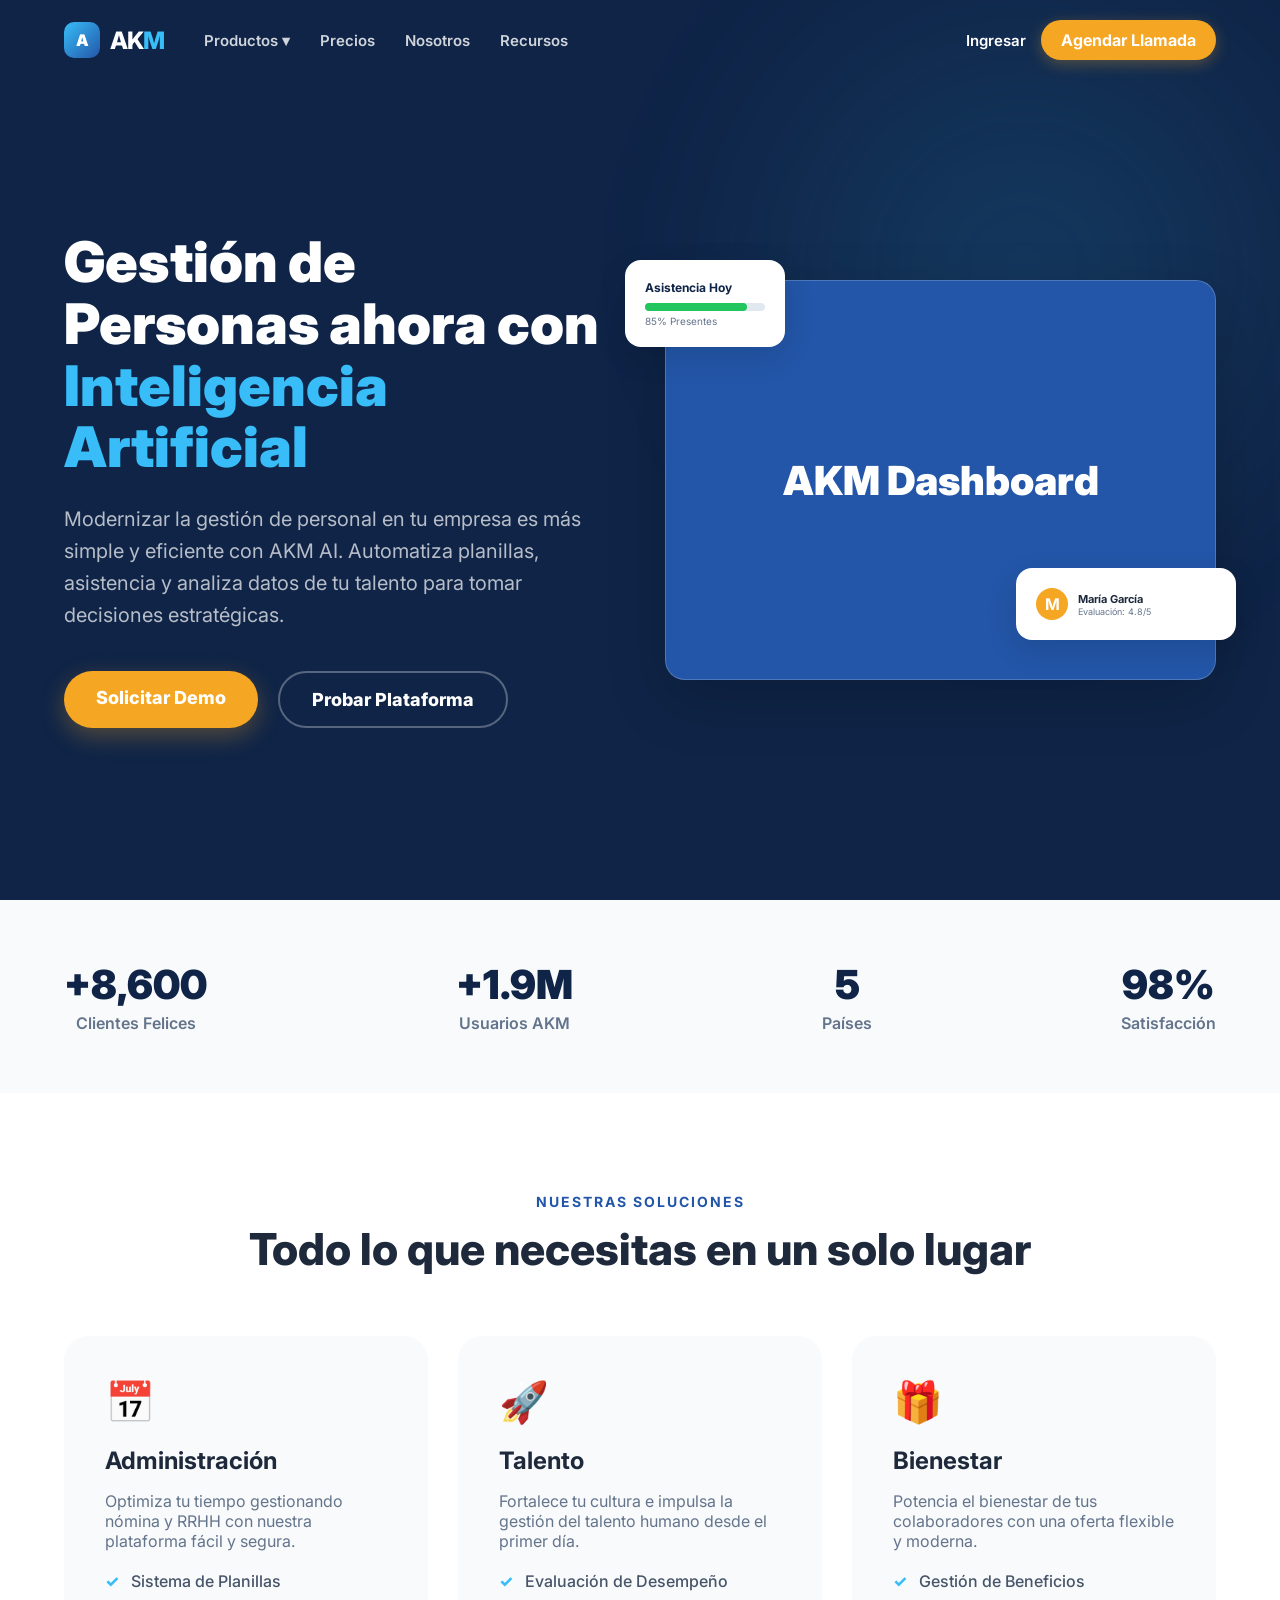
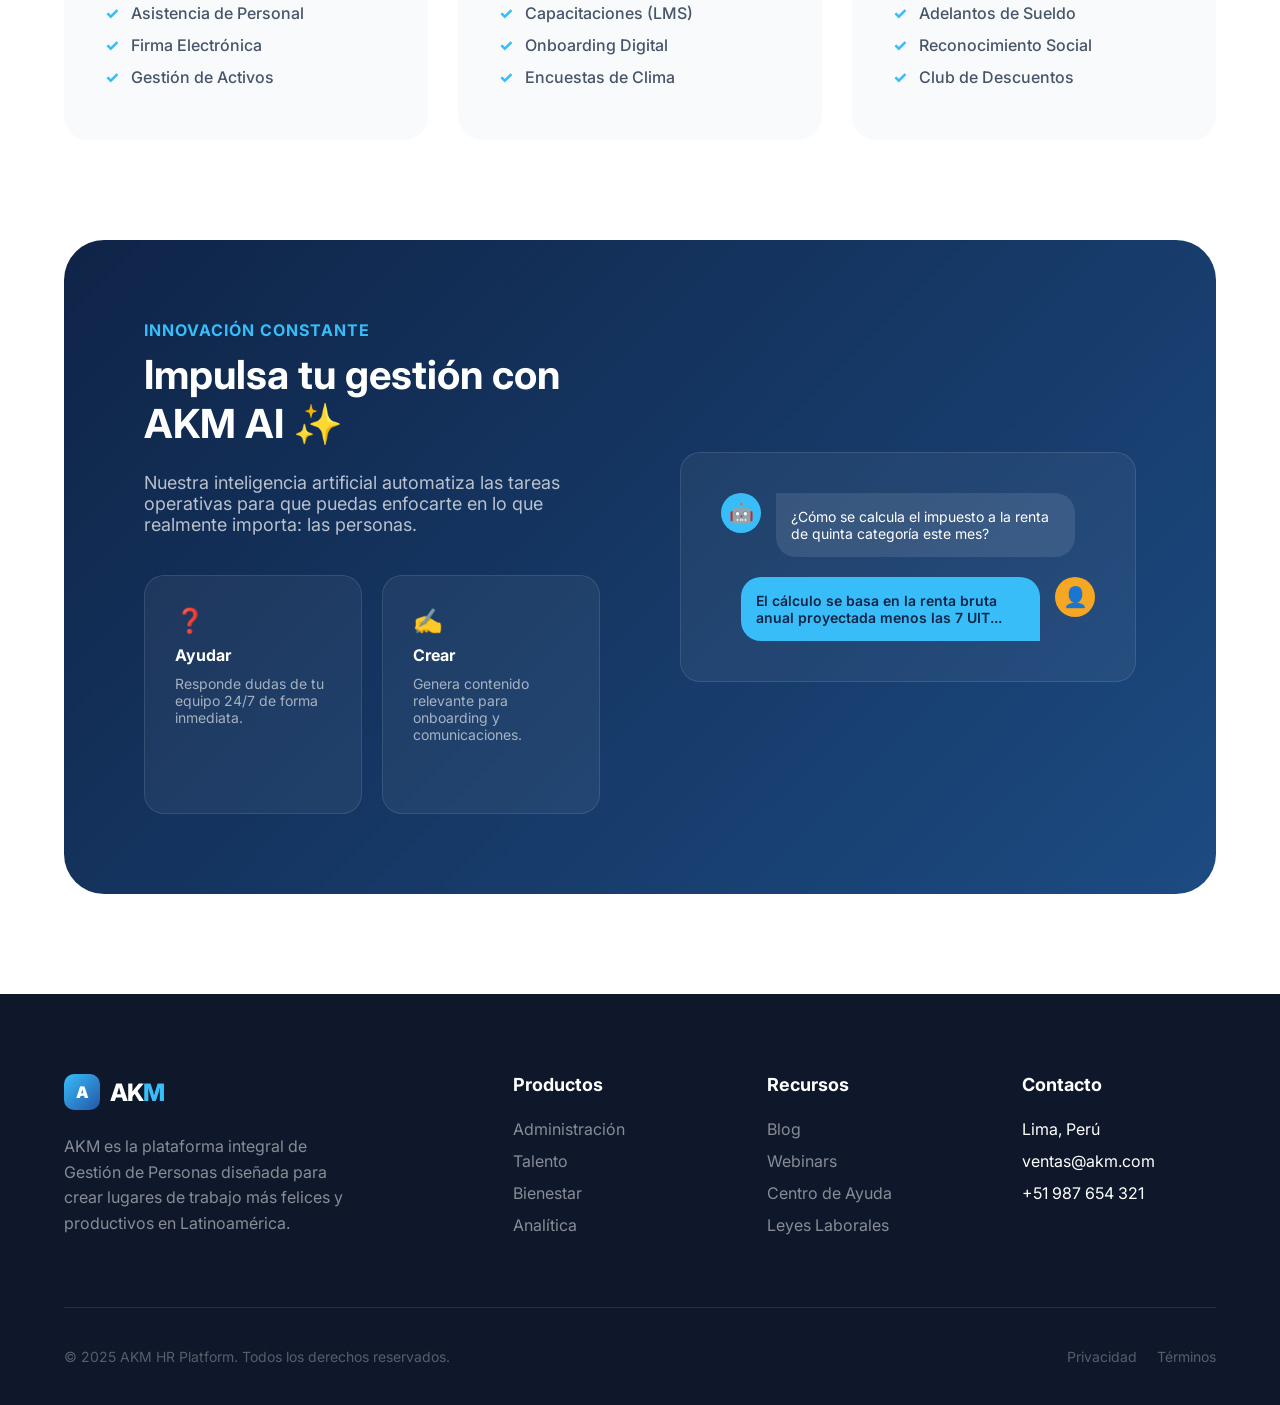
<file: index.html>
<!DOCTYPE html>
<html lang="es">
<head>
  <meta charset="UTF-8" />
  <meta name="viewport" content="width=device-width, initial-scale=1.0"/>
  <title>AKM — La Plataforma Integral de Gestión de Personas</title>
  <meta name="description" content="AKM te ayuda a crear un lugar de trabajo más feliz con herramientas de IA para planillas, asistencia, desempeño y más."/>
  <link rel="stylesheet" href="variables.css"/>
  <link rel="stylesheet" href="landing.css"/>
  <link rel="icon" href="data:image/svg+xml,<svg xmlns='http://www.w3.org/2000/svg' viewBox='0 0 100 100'><text y='.9em' font-size='90'>🚀</text></svg>"/>
</head>
<body>

  <!-- Navbar -->
  <nav class="navbar" id="navbar">
    <a href="#" class="nav-logo">
      <div class="nav-logo-icon">A</div>
      <div class="nav-logo-text">AK<span>M</span></div>
    </a>

    <ul class="nav-links">
      <li><a href="#soluciones" class="nav-item-link">Productos ▾</a></li>
      <li><a href="#" class="nav-item-link">Precios</a></li>
      <li><a href="#" class="nav-item-link">Nosotros</a></li>
      <li><a href="#" class="nav-item-link">Recursos</a></li>
    </ul>

    <div class="nav-actions">
      <a href="login.html" class="btn-nav-login">Ingresar</a>
      <a href="#" class="btn-nav-demo">Agendar Llamada</a>
    </div>
  </nav>

  <!-- Hero Section -->
  <section class="hero">
    <div class="hero-grid">
      <div class="hero-content">
        <h1>Gestión de Personas ahora con <span>Inteligencia Artificial</span></h1>
        <p>Modernizar la gestión de personal en tu empresa es más simple y eficiente con AKM AI. Automatiza planillas, asistencia y analiza datos de tu talento para tomar decisiones estratégicas.</p>
        <div class="hero-btns">
          <a href="#" class="btn-hero-primary">Solicitar Demo</a>
          <a href="login.html" class="btn-hero-secondary">Probar Plataforma</a>
        </div>
      </div>
      <div class="hero-image">
        <!-- Mockup principal -->
        <div style="position:relative">
          <div style="background:var(--akm-blue-light);width:100%;height:400px;border-radius:20px;display:flex;align-items:center;justify-content:center;color:white;font-size:40px;font-weight:900;box-shadow:var(--shadow-xl);border:1px solid rgba(255,255,255,0.2)">
            AKM Dashboard
          </div>
          <!-- Floaters representativos -->
          <div class="mockup-floater floater-1">
            <div style="font-size:12px;font-weight:700;margin-bottom:8px;color:var(--akm-blue-deep)">Asistencia Hoy</div>
            <div style="height:8px;width:100%;background:var(--gray-200);border-radius:4px;margin-bottom:4px"><div style="width:85%;height:100%;background:var(--color-success);border-radius:4px"></div></div>
            <div style="font-size:10px;color:var(--gray-500)">85% Presentes</div>
          </div>
          <div class="mockup-floater floater-2">
            <div style="display:flex;align-items:center;gap:10px">
              <div style="width:32px;height:32px;background:var(--akm-yellow);border-radius:50%;display:flex;align-items:center;justify-content:center;color:white;font-weight:700">M</div>
              <div>
                <div style="font-size:11px;font-weight:700">María García</div>
                <div style="font-size:9px;color:var(--gray-500)">Evaluación: 4.8/5</div>
              </div>
            </div>
          </div>
        </div>
      </div>
    </div>
  </section>

  <!-- Stats Section -->
  <section class="stats-bar">
    <div class="stats-container">
      <div class="stat-item">
        <div class="stat-num">+8,600</div>
        <div class="stat-label">Clientes Felices</div>
      </div>
      <div class="stat-item">
        <div class="stat-num">+1.9M</div>
        <div class="stat-label">Usuarios AKM</div>
      </div>
      <div class="stat-item">
        <div class="stat-num">5</div>
        <div class="stat-label">Países</div>
      </div>
      <div class="stat-item">
        <div class="stat-num">98%</div>
        <div class="stat-label">Satisfacción</div>
      </div>
    </div>
  </section>

  <!-- Soluciones Section -->
  <section class="section" id="soluciones">
    <span class="section-tag">Nuestras Soluciones</span>
    <h2 class="section-title">Todo lo que necesitas en un solo lugar</h2>
    
    <div class="product-grid">
      <!-- Administración -->
      <div class="product-card">
        <div style="font-size:40px;margin-bottom:20px">📅</div>
        <h3>Administración</h3>
        <p style="color:var(--gray-500);margin-bottom:20px">Optimiza tu tiempo gestionando nómina y RRHH con nuestra plataforma fácil y segura.</p>
        <ul class="product-list">
          <li>Sistema de Planillas</li>
          <li>Asistencia de Personal</li>
          <li>Firma Electrónica</li>
          <li>Gestión de Activos</li>
        </ul>
      </div>

      <!-- Talento -->
      <div class="product-card">
        <div style="font-size:40px;margin-bottom:20px">🚀</div>
        <h3>Talento</h3>
        <p style="color:var(--gray-500);margin-bottom:20px">Fortalece tu cultura e impulsa la gestión del talento humano desde el primer día.</p>
        <ul class="product-list">
          <li>Evaluación de Desempeño</li>
          <li>Capacitaciones (LMS)</li>
          <li>Onboarding Digital</li>
          <li>Encuestas de Clima</li>
        </ul>
      </div>

      <!-- Bienestar -->
      <div class="product-card">
        <div style="font-size:40px;margin-bottom:20px">🎁</div>
        <h3>Bienestar</h3>
        <p style="color:var(--gray-500);margin-bottom:20px">Potencia el bienestar de tus colaboradores con una oferta flexible y moderna.</p>
        <ul class="product-list">
          <li>Gestión de Beneficios</li>
          <li>Adelantos de Sueldo</li>
          <li>Reconocimiento Social</li>
          <li>Club de Descuentos</li>
        </ul>
      </div>
    </div>
  </section>

  <!-- AI Section -->
  <section class="ai-section">
    <div class="ai-content">
      <span style="color:var(--akm-cyan);font-weight:700;text-transform:uppercase;letter-spacing:1px">Innovación constante</span>
      <h2 style="margin-top:10px">Impulsa tu gestión con AKM AI ✨</h2>
      <p>Nuestra inteligencia artificial automatiza las tareas operativas para que puedas enfocarte en lo que realmente importa: las personas.</p>
      
      <div class="ai-features">
        <div class="ai-feat-card">
          <span style="font-size:24px">❓</span>
          <h4 style="margin:10px 0">Ayudar</h4>
          <p style="font-size:14px;color:rgba(255,255,255,0.6)">Responde dudas de tu equipo 24/7 de forma inmediata.</p>
        </div>
        <div class="ai-feat-card">
          <span style="font-size:24px">✍️</span>
          <h4 style="margin:10px 0">Crear</h4>
          <p style="font-size:14px;color:rgba(255,255,255,0.6)">Genera contenido relevante para onboarding y comunicaciones.</p>
        </div>
      </div>
    </div>
    <div style="background:rgba(255,255,255,0.05);border-radius:20px;padding:40px;border:1px solid rgba(255,255,255,0.1)">
      <div style="display:flex;gap:15px;margin-bottom:20px">
        <div style="width:40px;height:40px;background:var(--akm-cyan);border-radius:50%;display:flex;align-items:center;justify-content:center;font-size:20px">🤖</div>
        <div style="background:rgba(255,255,255,0.1);padding:15px;border-radius:0 20px 20px 20px;font-size:14px;max-width:80%">¿Cómo se calcula el impuesto a la renta de quinta categoría este mes?</div>
      </div>
      <div style="display:flex;gap:15px;justify-content:flex-end">
        <div style="background:var(--akm-cyan);padding:15px;border-radius:20px 20px 0 20px;font-size:14px;color:var(--akm-blue-deep);font-weight:600;max-width:80%">El cálculo se basa en la renta bruta anual proyectada menos las 7 UIT...</div>
        <div style="width:40px;height:40px;background:var(--akm-yellow);border-radius:50%;display:flex;align-items:center;justify-content:center;font-size:20px">👤</div>
      </div>
    </div>
  </section>

  <!-- Footer -->
  <footer class="footer">
    <div class="footer-grid">
      <div class="footer-links">
        <div class="nav-logo footer-logo">
          <div class="nav-logo-icon">A</div>
          <div class="nav-logo-text">AK<span>M</span></div>
        </div>
        <p class="footer-desc">AKM es la plataforma integral de Gestión de Personas diseñada para crear lugares de trabajo más felices y productivos en Latinoamérica.</p>
      </div>
      
      <div class="footer-links">
        <h4>Productos</h4>
        <ul>
          <li><a href="#">Administración</a></li>
          <li><a href="#">Talento</a></li>
          <li><a href="#">Bienestar</a></li>
          <li><a href="#">Analítica</a></li>
        </ul>
      </div>

      <div class="footer-links">
        <h4>Recursos</h4>
        <ul>
          <li><a href="#">Blog</a></li>
          <li><a href="#">Webinars</a></li>
          <li><a href="#">Centro de Ayuda</a></li>
          <li><a href="#">Leyes Laborales</a></li>
        </ul>
      </div>

      <div class="footer-links">
        <h4>Contacto</h4>
        <ul>
          <li>Lima, Perú</li>
          <li>ventas@akm.com</li>
          <li>+51 987 654 321</li>
        </ul>
      </div>
    </div>
    
    <div class="footer-bottom">
      <p>© 2025 AKM HR Platform. Todos los derechos reservados.</p>
      <div style="display:flex;gap:20px">
        <a href="#" style="color:rgba(255,255,255,0.3);text-decoration:none">Privacidad</a>
        <a href="#" style="color:rgba(255,255,255,0.3);text-decoration:none">Términos</a>
      </div>
    </div>
  </footer>

  <script>
    const navbar = document.getElementById('navbar');
    window.addEventListener('scroll', () => {
      if (window.scrollY > 50) {
        navbar.classList.add('scrolled');
      } else {
        navbar.classList.remove('scrolled');
      }
    });
  </script>
</body>
</html>
</file>
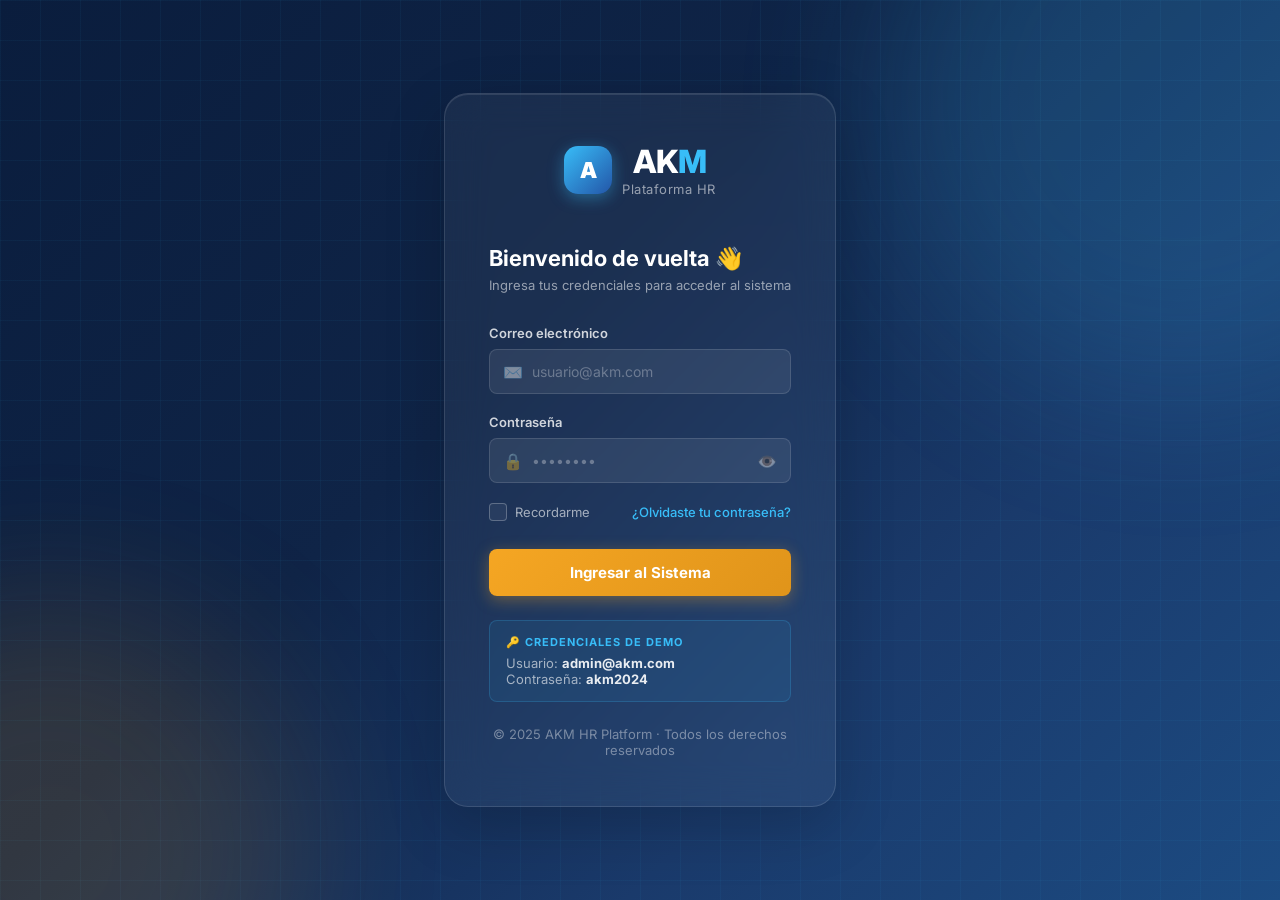
<file: login.html>
<!DOCTYPE html>
<html lang="es">
<head>
  <meta charset="UTF-8" />
  <meta name="viewport" content="width=device-width, initial-scale=1.0"/>
  <title>AKM HR — Iniciar Sesión</title>
  <meta name="description" content="Plataforma de Gestión de Personas AKM. Inicia sesión para acceder a tu portal."/>
  <link rel="stylesheet" href="variables.css"/>
  <link rel="stylesheet" href="login.css"/>
  <link rel="icon" href="data:image/svg+xml,<svg xmlns='http://www.w3.org/2000/svg' viewBox='0 0 100 100'><text y='.9em' font-size='90'>🚀</text></svg>"/>
</head>
<body>

  <div class="bg-grid"></div>

  <div class="login-wrapper">
    <div class="login-card">

      <!-- Logo -->
      <div class="logo-area">
        <div class="logo-badge">
          <div class="logo-icon">A</div>
          <div>
            <div class="logo-text">AK<span>M</span></div>
            <div class="logo-subtitle">Plataforma HR</div>
          </div>
        </div>
      </div>

      <!-- Title -->
      <div class="login-title">Bienvenido de vuelta 👋</div>
      <div class="login-desc">Ingresa tus credenciales para acceder al sistema</div>

      <!-- Error Message -->
      <div class="error-msg" id="errorMsg">
        <span>⚠️</span>
        <span id="errorText">Credenciales incorrectas. Intente nuevamente.</span>
      </div>

      <!-- Form -->
      <form id="loginForm" novalidate>

        <div class="form-group">
          <label class="form-label" for="email">Correo electrónico</label>
          <div class="input-wrapper">
            <span class="input-icon">✉️</span>
            <input class="form-input" type="email" id="email"
              placeholder="usuario@akm.com" autocomplete="email"/>
          </div>
        </div>

        <div class="form-group">
          <label class="form-label" for="password">Contraseña</label>
          <div class="input-wrapper">
            <span class="input-icon">🔒</span>
            <input class="form-input" type="password" id="password"
              placeholder="••••••••" autocomplete="current-password"/>
            <button type="button" class="password-toggle" id="togglePassword">👁️</button>
          </div>
        </div>

        <div class="form-extras">
          <label class="checkbox-label">
            <input type="checkbox" id="remember"/>
            <div class="checkbox-box"></div>
            <span class="checkbox-text">Recordarme</span>
          </label>
          <a href="#" class="forgot-link">¿Olvidaste tu contraseña?</a>
        </div>

        <button type="submit" class="btn-login" id="loginBtn">
          <span class="btn-text">Ingresar al Sistema</span>
          <div class="btn-spinner">
            <div class="spinner"></div>
          </div>
        </button>

      </form>

      <!-- Demo Credentials -->
      <div class="demo-creds">
        <div class="demo-creds-title">🔑 Credenciales de Demo</div>
        <p>Usuario: <strong>admin@akm.com</strong></p>
        <p>Contraseña: <strong>akm2024</strong></p>
      </div>

      <div class="login-footer">
        © 2025 AKM HR Platform · Todos los derechos reservados
      </div>

    </div>
  </div>

  <script>
    // Password toggle
    const toggleBtn = document.getElementById('togglePassword');
    const passwordInput = document.getElementById('password');
    let visible = false;
    toggleBtn.addEventListener('click', () => {
      visible = !visible;
      passwordInput.type = visible ? 'text' : 'password';
      toggleBtn.textContent = visible ? '🙈' : '👁️';
    });

    // Form submission
    const form = document.getElementById('loginForm');
    const loginBtn = document.getElementById('loginBtn');
    const errorMsg = document.getElementById('errorMsg');
    const errorText = document.getElementById('errorText');

    form.addEventListener('submit', async (e) => {
      e.preventDefault();
      const email = document.getElementById('email').value.trim();
      const password = document.getElementById('password').value;

      errorMsg.classList.remove('show');

      if (!email || !password) {
        errorText.textContent = 'Por favor, completa todos los campos.';
        errorMsg.classList.add('show');
        return;
      }

      // Loading state
      loginBtn.classList.add('loading');
      loginBtn.disabled = true;

      // Real-time lookup in employees DB
      const localEmps = JSON.parse(localStorage.getItem('akm_employees')) || [];
      
      let userFound = null;

      // Special check for Admin
      if (email === 'admin@akm.com' && password === 'akm2024') {
        userFound = { name: 'Admin AKM', email: email, role: 'admin', avatar: 'A' };
      } else {
        // Find in employees
        const emp = localEmps.find(e => e.email === email && e.password === password);
        if (emp) {
          if (emp.status === 'inactive') {
            loginBtn.classList.remove('loading');
            loginBtn.disabled = false;
            errorText.textContent = 'Tu cuenta ha sido desactivada. Contacta a RRHH.';
            errorMsg.classList.add('show');
            return;
          }
          userFound = { 
            name: emp.name, 
            email: emp.email, 
            role: emp.role || 'colab', 
            avatar: emp.name.charAt(0).toUpperCase() 
          };
        }
      }

      if (userFound) {
        localStorage.setItem('akm_user', JSON.stringify(userFound));
        window.location.href = 'dashboard.html';
      } else {
        loginBtn.classList.remove('loading');
        loginBtn.disabled = false;
        errorText.textContent = 'Credenciales incorrectas. Verifica tu email y contraseña.';
        errorMsg.classList.add('show');
      }
    });

    // Auto-fill demo on click
    document.querySelector('.demo-creds').addEventListener('click', () => {
      document.getElementById('email').value = 'admin@akm.com';
      document.getElementById('password').value = 'akm2024';
    });
  </script>

</body>
</html>
</file>
<file: variables.css>
/* =============================================
   AKM HR Platform — Design System Variables
   ============================================= */

@import url('https://fonts.googleapis.com/css2?family=Inter:wght@300;400;500;600;700;800;900&display=swap');

:root {
  /* === Brand Colors === */
  --akm-blue-deep:    #0f2447;
  --akm-blue-mid:     #1a3a6b;
  --akm-blue-light:   #2356a8;
  --akm-cyan:         #38bdf8;
  --akm-cyan-dark:    #0ea5e9;
  --akm-yellow:       #f5a623;
  --akm-yellow-dark:  #e0941a;

  /* === Semantic Colors === */
  --color-success:    #22c55e;
  --color-success-bg: #dcfce7;
  --color-warning:    #f59e0b;
  --color-warning-bg: #fef3c7;
  --color-danger:     #ef4444;
  --color-danger-bg:  #fee2e2;
  --color-info:       #38bdf8;
  --color-info-bg:    #e0f2fe;

  /* === Neutral Palette === */
  --gray-50:   #f8fafc;
  --gray-100:  #f1f5f9;
  --gray-200:  #e2e8f0;
  --gray-300:  #cbd5e1;
  --gray-400:  #94a3b8;
  --gray-500:  #64748b;
  --gray-600:  #475569;
  --gray-700:  #334155;
  --gray-800:  #1e293b;
  --gray-900:  #0f172a;

  /* === Sidebar === */
  --sidebar-bg:         #0a1d3d;
  --sidebar-width:      260px;
  --sidebar-item-hover: rgba(56,189,248,0.10);
  --sidebar-item-active:#1a3a6b;

  /* === Layout === */
  --topbar-height: 64px;
  --border-radius: 12px;
  --border-radius-sm: 8px;
  --border-radius-lg: 16px;
  --border-radius-xl: 24px;

  /* === Shadows === */
  --shadow-sm:  0 1px 3px rgba(0,0,0,0.06), 0 1px 2px rgba(0,0,0,0.04);
  --shadow-md:  0 4px 12px rgba(0,0,0,0.08);
  --shadow-lg:  0 10px 30px rgba(0,0,0,0.12);
  --shadow-xl:  0 20px 60px rgba(0,0,0,0.18);
  --shadow-blue: 0 8px 24px rgba(35,86,168,0.30);

  /* === Typography === */
  --font-family: 'Inter', -apple-system, BlinkMacSystemFont, sans-serif;
  --font-size-xs:   11px;
  --font-size-sm:   13px;
  --font-size-base: 14px;
  --font-size-md:   15px;
  --font-size-lg:   18px;
  --font-size-xl:   22px;
  --font-size-2xl:  28px;
  --font-size-3xl:  36px;

  /* === Transitions === */
  --transition-fast:   0.15s ease;
  --transition-normal: 0.25s ease;
  --transition-slow:   0.40s ease;
}
</file>
<file: landing.css>
/* =============================================
   AKM HR Platform — Landing Page Styles
   ============================================= */
@import './variables.css';

*, *::before, *::after { box-sizing: border-box; margin: 0; padding: 0; }

html { scroll-behavior: smooth; }

body {
  font-family: var(--font-family);
  background: white;
  color: var(--gray-800);
  overflow-x: hidden;
}

/* === NAVIGATION === */
.navbar {
  position: fixed;
  top: 0; left: 0; right: 0;
  height: 80px;
  display: flex;
  align-items: center;
  padding: 0 5%;
  z-index: 1000;
  transition: all 0.3s ease;
  background: transparent;
}

.navbar.scrolled {
  background: white;
  height: 70px;
  box-shadow: var(--shadow-md);
}

.nav-logo {
  display: flex;
  align-items: center;
  gap: 10px;
  text-decoration: none;
  margin-right: 40px;
}

.nav-logo-icon {
  width: 36px; height: 36px;
  background: linear-gradient(135deg, var(--akm-cyan) 0%, var(--akm-blue-light) 100%);
  border-radius: 10px;
  display: flex; align-items: center; justify-content: center;
  font-weight: 900; color: white;
}

.nav-logo-text {
  font-size: 24px;
  font-weight: 800;
  color: white;
  letter-spacing: -1px;
}
.navbar.scrolled .nav-logo-text { color: var(--akm-blue-deep); }
.nav-logo-text span { color: var(--akm-cyan); }

.nav-links {
  display: flex;
  gap: 30px;
  list-style: none;
  flex: 1;
}

.nav-item-link {
  text-decoration: none;
  font-size: 15px;
  font-weight: 600;
  color: rgba(255,255,255,0.8);
  transition: color 0.2s ease;
  display: flex;
  align-items: center;
  gap: 4px;
}
.navbar.scrolled .nav-item-link { color: var(--gray-600); }
.nav-item-link:hover { color: var(--akm-cyan); }

.nav-actions {
  display: flex;
  align-items: center;
  gap: 15px;
}

.btn-nav-login {
  color: white;
  text-decoration: none;
  font-weight: 600;
  font-size: 15px;
}
.navbar.scrolled .btn-nav-login { color: var(--gray-600); }

.btn-nav-demo {
  background: var(--akm-yellow);
  color: white;
  padding: 10px 20px;
  border-radius: 30px;
  font-weight: 700;
  text-decoration: none;
  box-shadow: 0 4px 15px rgba(245,166,35,0.3);
  transition: transform 0.2s ease, box-shadow 0.2s ease;
}
.btn-nav-demo:hover {
  transform: translateY(-2px);
  box-shadow: 0 6px 20px rgba(245,166,35,0.4);
}

/* === HERO SECTION === */
.hero {
  background: var(--akm-blue-deep);
  min-height: 100vh;
  padding: 140px 5% 80px;
  display: flex;
  align-items: center;
  position: relative;
  overflow: hidden;
}

.hero::before {
  content: '';
  position: absolute;
  top: -10%; right: -10%;
  width: 60%; height: 80%;
  background: radial-gradient(circle, rgba(56,189,248,0.15) 0%, transparent 70%);
  filter: blur(60px);
}

.hero-grid {
  display: grid;
  grid-template-columns: 1fr 1fr;
  gap: 50px;
  align-items: center;
  max-width: 1400px;
  margin: 0 auto;
  position: relative;
  z-index: 2;
}

.hero-content h1 {
  font-size: 56px;
  font-weight: 900;
  line-height: 1.1;
  color: white;
  margin-bottom: 24px;
}

.hero-content h1 span {
  color: var(--akm-cyan);
}

.hero-content p {
  font-size: 20px;
  color: rgba(255,255,255,0.7);
  margin-bottom: 40px;
  max-width: 540px;
  line-height: 1.6;
}

.hero-btns {
  display: flex;
  gap: 20px;
}

.btn-hero-primary {
  background: var(--akm-yellow);
  color: white;
  padding: 16px 32px;
  border-radius: 40px;
  font-size: 18px;
  font-weight: 800;
  text-decoration: none;
  box-shadow: 0 8px 25px rgba(245,166,35,0.3);
}

.btn-hero-secondary {
  border: 2px solid rgba(255,255,255,0.3);
  color: white;
  padding: 16px 32px;
  border-radius: 40px;
  font-size: 18px;
  font-weight: 800;
  text-decoration: none;
  transition: background 0.3s ease;
}
.btn-hero-secondary:hover {
  background: rgba(255,255,255,0.1);
}

.hero-image {
  position: relative;
}

.mockup-main {
  width: 100%;
  border-radius: 20px;
  box-shadow: var(--shadow-xl);
  border: 4px solid rgba(255,255,255,0.1);
  transform: perspective(1000px) rotateY(-5deg) rotateX(2deg);
}

.mockup-floater {
  position: absolute;
  background: white;
  padding: 20px;
  border-radius: 16px;
  box-shadow: var(--shadow-lg);
  animation: float 4s ease-in-out infinite alternate;
}

.floater-1 { top: -20px; left: -40px; width: 160px; }
.floater-2 { bottom: 40px; right: -20px; width: 220px; animation-delay: -2s; }

@keyframes float {
  from { transform: translateY(0); }
  to { transform: translateY(-20px); }
}

/* === STATS SECTION === */
.stats-bar {
  background: var(--gray-50);
  padding: 60px 5%;
}

.stats-container {
  max-width: 1200px;
  margin: 0 auto;
  display: flex;
  justify-content: space-between;
}

.stat-item {
  text-align: center;
}

.stat-num {
  font-size: 40px;
  font-weight: 900;
  color: var(--akm-blue-deep);
  margin-bottom: 4px;
}

.stat-label {
  font-size: 16px;
  color: var(--gray-500);
  font-weight: 600;
}

/* === PRODUCTS GRID === */
.section {
  padding: 100px 5%;
}

.section-tag {
  color: var(--akm-blue-light);
  font-weight: 700;
  text-transform: uppercase;
  letter-spacing: 2px;
  font-size: 14px;
  text-align: center;
  display: block;
  margin-bottom: 12px;
}

.section-title {
  font-size: 44px;
  font-weight: 800;
  text-align: center;
  margin-bottom: 60px;
}

.product-grid {
  display: grid;
  grid-template-columns: repeat(3, 1fr);
  gap: 30px;
  max-width: 1200px;
  margin: 0 auto;
}

.product-card {
  background: var(--gray-50);
  border-radius: 24px;
  padding: 40px;
  transition: all 0.3s ease;
  border: 1px solid transparent;
}

.product-card:hover {
  background: white;
  border-color: var(--gray-200);
  box-shadow: var(--shadow-lg);
  transform: translateY(-10px);
}

.product-icon {
  width: 64px; height: 64px;
  margin-bottom: 30px;
}

.product-card h3 {
  font-size: 24px;
  margin-bottom: 16px;
}

.product-list {
  list-style: none;
}

.product-list li {
  display: flex;
  align-items: center;
  gap: 12px;
  margin-bottom: 12px;
  font-weight: 500;
  color: var(--gray-600);
}

.product-list li::before {
  content: '✓';
  color: var(--akm-cyan);
  font-weight: 800;
}

/* === AI SECTION === */
.ai-section {
  background: linear-gradient(135deg, var(--akm-blue-deep) 0%, #1c4b82 100%);
  color: white;
  border-radius: 40px;
  margin: 0 5% 100px;
  padding: 80px;
  display: grid;
  grid-template-columns: 1fr 1fr;
  gap: 80px;
  align-items: center;
}

.ai-content h2 {
  font-size: 40px;
  margin-bottom: 24px;
}

.ai-content p {
  font-size: 18px;
  color: rgba(255,255,255,0.7);
  margin-bottom: 40px;
}

.ai-features {
  display: grid;
  grid-template-columns: 1fr 1fr;
  gap: 20px;
}

.ai-feat-card {
  background: rgba(255,255,255,0.05);
  padding: 30px;
  border-radius: 20px;
  border: 1px solid rgba(255,255,255,0.1);
}

.ai-feat-card i {
  font-size: 32px;
  display: block;
  margin-bottom: 16px;
}

/* === FOOTER === */
.footer {
  background: var(--gray-900);
  padding: 80px 5% 40px;
  color: white;
}

.footer-grid {
  display: grid;
  grid-template-columns: 2fr 1fr 1fr 1fr;
  gap: 60px;
  max-width: 1200px;
  margin: 0 auto 60px;
}

.footer-logo {
  margin-bottom: 24px;
}

.footer-desc {
  color: rgba(255,255,255,0.5);
  line-height: 1.6;
  max-width: 300px;
}

.footer-links h4 {
  margin-bottom: 24px;
  font-size: 18px;
}

.footer-links ul {
  list-style: none;
}

.footer-links li {
  margin-bottom: 12px;
}

.footer-links a {
  color: rgba(255,255,255,0.5);
  text-decoration: none;
  transition: color 0.2s ease;
}

.footer-links a:hover {
  color: white;
}

.footer-bottom {
  border-top: 1px solid rgba(255,255,255,0.1);
  padding-top: 40px;
  display: flex;
  justify-content: space-between;
  color: rgba(255,255,255,0.3);
  font-size: 14px;
}

@media (max-width: 968px) {
  .hero-grid, .ai-section, .footer-grid {
    grid-template-columns: 1fr;
    text-align: center;
  }
  .hero-content h1 { font-size: 40px; }
  .hero-btns { justify-content: center; }
  .hero-image { display: none; }
  .product-grid { grid-template-columns: 1fr; }
}
</file>
<file: login.css>
/* =============================================
   AKM HR Platform — Login Page Styles
   ============================================= */
@import './variables.css';

*, *::before, *::after { box-sizing: border-box; margin: 0; padding: 0; }

body {
  font-family: var(--font-family);
  min-height: 100vh;
  display: flex;
  align-items: center;
  justify-content: center;
  background: linear-gradient(135deg, #0a1d3d 0%, #0f2447 40%, #1a3a6b 70%, #1c4b82 100%);
  overflow: hidden;
  position: relative;
}

/* Animated background blobs */
body::before, body::after {
  content: '';
  position: fixed;
  border-radius: 50%;
  filter: blur(80px);
  opacity: 0.15;
  animation: blobFloat 8s ease-in-out infinite alternate;
}
body::before {
  width: 600px; height: 600px;
  background: var(--akm-cyan);
  top: -200px; right: -200px;
}
body::after {
  width: 500px; height: 500px;
  background: var(--akm-yellow);
  bottom: -200px; left: -200px;
  animation-delay: -4s;
}

@keyframes blobFloat {
  from { transform: translate(0, 0) scale(1); }
  to   { transform: translate(30px, 20px) scale(1.05); }
}

/* Grid background pattern */
.bg-grid {
  position: fixed;
  inset: 0;
  background-image:
    linear-gradient(rgba(56,189,248,0.05) 1px, transparent 1px),
    linear-gradient(90deg, rgba(56,189,248,0.05) 1px, transparent 1px);
  background-size: 40px 40px;
  z-index: 0;
}

/* Login Card */
.login-wrapper {
  position: relative;
  z-index: 10;
  width: 100%;
  max-width: 440px;
  padding: 24px;
}

.login-card {
  background: rgba(255,255,255,0.05);
  backdrop-filter: blur(20px);
  -webkit-backdrop-filter: blur(20px);
  border: 1px solid rgba(255,255,255,0.12);
  border-radius: var(--border-radius-xl);
  padding: 48px 44px;
  box-shadow: var(--shadow-xl), inset 0 1px 0 rgba(255,255,255,0.1);
  animation: cardAppear 0.6s cubic-bezier(0.16, 1, 0.3, 1) forwards;
}

@keyframes cardAppear {
  from { opacity: 0; transform: translateY(24px) scale(0.97); }
  to   { opacity: 1; transform: translateY(0) scale(1); }
}

/* Logo */
.logo-area {
  text-align: center;
  margin-bottom: 36px;
}

.logo-badge {
  display: inline-flex;
  align-items: center;
  gap: 10px;
  margin-bottom: 12px;
}

.logo-icon {
  width: 48px; height: 48px;
  background: linear-gradient(135deg, var(--akm-cyan) 0%, var(--akm-blue-light) 100%);
  border-radius: 14px;
  display: flex; align-items: center; justify-content: center;
  font-size: 22px; font-weight: 900;
  color: white;
  box-shadow: 0 4px 16px rgba(56,189,248,0.40);
}

.logo-text {
  font-size: 32px;
  font-weight: 800;
  color: white;
  letter-spacing: -1px;
}

.logo-text span { color: var(--akm-cyan); }

.logo-subtitle {
  font-size: var(--font-size-sm);
  color: rgba(255,255,255,0.55);
  font-weight: 400;
  letter-spacing: 0.5px;
}

/* Welcome Text */
.login-title {
  font-size: var(--font-size-xl);
  font-weight: 700;
  color: white;
  margin-bottom: 6px;
}
.login-desc {
  font-size: var(--font-size-sm);
  color: rgba(255,255,255,0.55);
  margin-bottom: 32px;
}

/* Form */
.form-group {
  margin-bottom: 20px;
}

.form-label {
  display: block;
  font-size: var(--font-size-sm);
  font-weight: 600;
  color: rgba(255,255,255,0.80);
  margin-bottom: 8px;
}

.input-wrapper {
  position: relative;
}

.input-icon {
  position: absolute;
  left: 14px;
  top: 50%; transform: translateY(-50%);
  color: rgba(255,255,255,0.40);
  font-size: 16px;
  pointer-events: none;
}

.form-input {
  width: 100%;
  padding: 13px 14px 13px 42px;
  background: rgba(255,255,255,0.08);
  border: 1.5px solid rgba(255,255,255,0.12);
  border-radius: var(--border-radius-sm);
  color: white;
  font-size: var(--font-size-base);
  font-family: var(--font-family);
  transition: all var(--transition-normal);
  outline: none;
}
.form-input::placeholder { color: rgba(255,255,255,0.30); }
.form-input:focus {
  border-color: var(--akm-cyan);
  background: rgba(56,189,248,0.08);
  box-shadow: 0 0 0 3px rgba(56,189,248,0.15);
}

.password-toggle {
  position: absolute;
  right: 14px; top: 50%; transform: translateY(-50%);
  background: none; border: none;
  color: rgba(255,255,255,0.40);
  cursor: pointer; font-size: 16px;
  transition: color var(--transition-fast);
}
.password-toggle:hover { color: rgba(255,255,255,0.80); }

/* Remember + Forgot */
.form-extras {
  display: flex;
  justify-content: space-between;
  align-items: center;
  margin-bottom: 28px;
}

.checkbox-label {
  display: flex; align-items: center; gap: 8px;
  cursor: pointer;
}
.checkbox-label input { display: none; }
.checkbox-box {
  width: 18px; height: 18px;
  border: 1.5px solid rgba(255,255,255,0.25);
  border-radius: 4px;
  background: rgba(255,255,255,0.05);
  display: flex; align-items: center; justify-content: center;
  transition: all var(--transition-fast);
  flex-shrink: 0;
}
.checkbox-label input:checked ~ .checkbox-box {
  background: var(--akm-cyan);
  border-color: var(--akm-cyan);
}
.checkbox-label input:checked ~ .checkbox-box::after {
  content: '✓';
  color: white;
  font-size: 11px;
  font-weight: 700;
}
.checkbox-text {
  font-size: var(--font-size-sm);
  color: rgba(255,255,255,0.60);
}

.forgot-link {
  font-size: var(--font-size-sm);
  color: var(--akm-cyan);
  text-decoration: none;
  font-weight: 500;
  transition: opacity var(--transition-fast);
}
.forgot-link:hover { opacity: 0.75; }

/* Submit Button */
.btn-login {
  width: 100%;
  padding: 14px;
  background: linear-gradient(135deg, var(--akm-yellow) 0%, var(--akm-yellow-dark) 100%);
  border: none;
  border-radius: var(--border-radius-sm);
  color: white;
  font-size: var(--font-size-md);
  font-weight: 700;
  font-family: var(--font-family);
  cursor: pointer;
  transition: all var(--transition-normal);
  position: relative;
  overflow: hidden;
  box-shadow: 0 4px 16px rgba(245,166,35,0.35);
}
.btn-login:hover {
  transform: translateY(-1px);
  box-shadow: 0 8px 24px rgba(245,166,35,0.50);
}
.btn-login:active { transform: translateY(0); }
.btn-login.loading .btn-text { opacity: 0; }
.btn-login .btn-spinner {
  display: none;
  position: absolute; inset: 0;
  align-items: center; justify-content: center;
}
.btn-login.loading .btn-spinner { display: flex; }
.spinner {
  width: 20px; height: 20px;
  border: 2px solid rgba(255,255,255,0.3);
  border-top-color: white;
  border-radius: 50%;
  animation: spin 0.7s linear infinite;
}
@keyframes spin { to { transform: rotate(360deg); } }

/* Demo credentials */
.demo-creds {
  margin-top: 24px;
  padding: 14px 16px;
  background: rgba(56,189,248,0.08);
  border: 1px solid rgba(56,189,248,0.20);
  border-radius: var(--border-radius-sm);
}
.demo-creds-title {
  font-size: var(--font-size-xs);
  font-weight: 700;
  color: var(--akm-cyan);
  text-transform: uppercase;
  letter-spacing: 1px;
  margin-bottom: 6px;
}
.demo-creds p {
  font-size: var(--font-size-sm);
  color: rgba(255,255,255,0.60);
}
.demo-creds strong { color: rgba(255,255,255,0.90); }

/* Error message */
.error-msg {
  display: none;
  padding: 10px 14px;
  background: rgba(239,68,68,0.15);
  border: 1px solid rgba(239,68,68,0.30);
  border-radius: var(--border-radius-sm);
  color: #fca5a5;
  font-size: var(--font-size-sm);
  margin-bottom: 16px;
  animation: shake 0.4s ease;
}
.error-msg.show { display: flex; align-items: center; gap: 8px; }
@keyframes shake {
  0%,100% { transform: translateX(0); }
  25% { transform: translateX(-6px); }
  75% { transform: translateX(6px); }
}

/* Bottom link */
.login-footer {
  text-align: center;
  margin-top: 24px;
  font-size: var(--font-size-sm);
  color: rgba(255,255,255,0.40);
}
</file>
